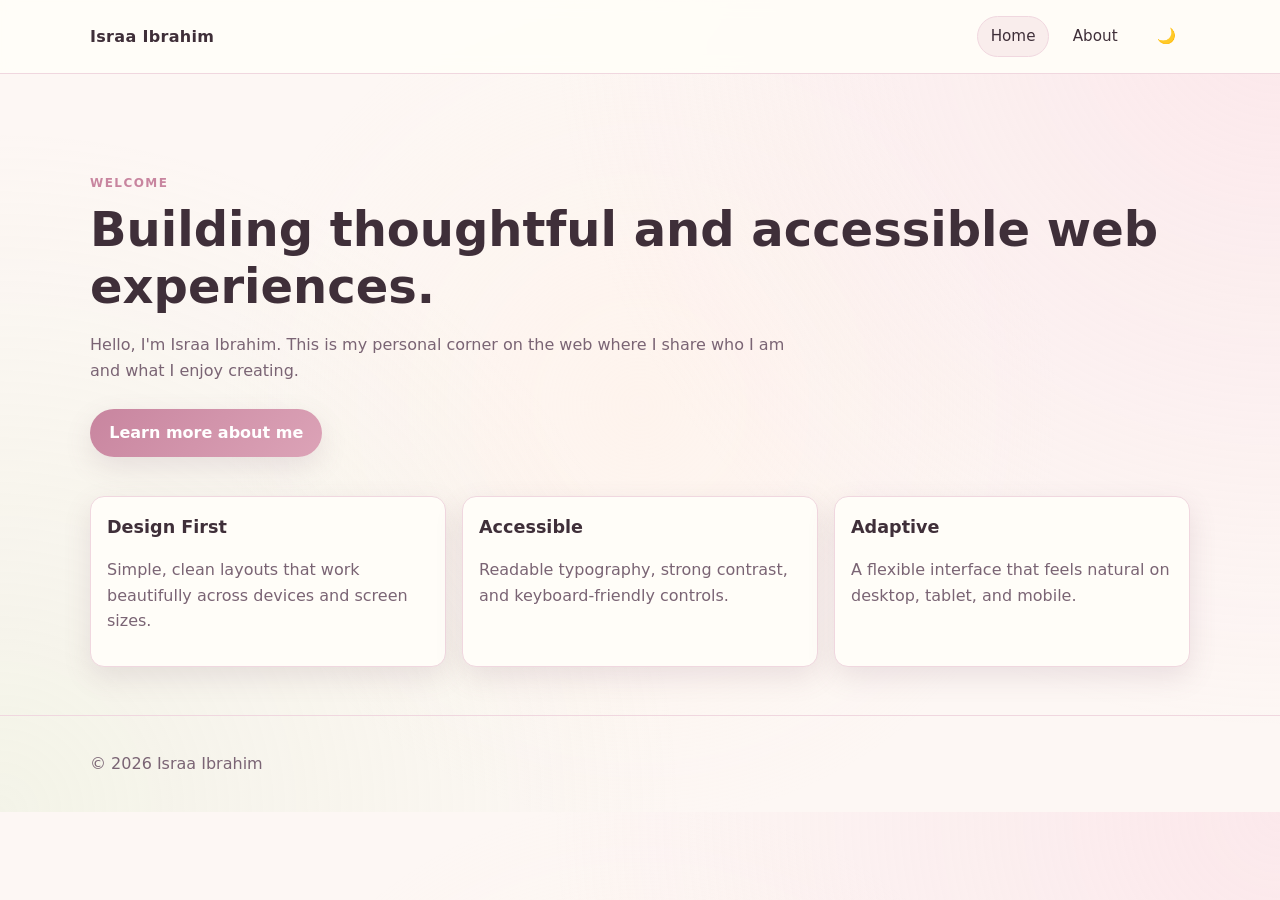
<file: index.html>
<!DOCTYPE html>
<html lang="en">
<head>
  <meta charset="UTF-8" />
  <meta name="viewport" content="width=device-width, initial-scale=1.0" />
  <title>Israa Ibrahim | Personal Website</title>
  <meta name="description" content="Personal website for Israa Ibrahim." />
  <link rel="stylesheet" href="styles.css" />
</head>
<body>
  <header class="site-header">
    <div class="container nav-wrap">
      <a class="brand" href="index.html">Israa Ibrahim</a>
      <button class="menu-toggle" type="button" aria-expanded="false" aria-controls="site-menu" aria-label="Toggle menu">☰</button>
      <nav id="site-menu" class="site-nav" aria-label="Primary">
        <a class="active" href="index.html">Home</a>
        <a href="about.html">About</a>
      </nav>
      <button id="theme-toggle" class="theme-toggle" type="button" aria-label="Switch theme">🌙</button>
    </div>
  </header>

  <main>
    <section class="hero container">
      <p class="eyebrow">Welcome</p>
      <h1>Building thoughtful and accessible web experiences.</h1>
      <p class="lead">
        Hello, I'm Israa Ibrahim. This is my personal corner on the web where I share who I am and what I enjoy creating.
      </p>
      <a class="button" href="about.html">Learn more about me</a>
    </section>

    <section class="cards container" aria-label="Highlights">
      <article class="card">
        <h2>Design First</h2>
        <p>Simple, clean layouts that work beautifully across devices and screen sizes.</p>
      </article>
      <article class="card">
        <h2>Accessible</h2>
        <p>Readable typography, strong contrast, and keyboard-friendly controls.</p>
      </article>
      <article class="card">
        <h2>Adaptive</h2>
        <p>A flexible interface that feels natural on desktop, tablet, and mobile.</p>
      </article>
    </section>
  </main>

  <footer class="site-footer">
    <div class="container">
      <p>© <span id="year"></span> Israa Ibrahim</p>
    </div>
  </footer>

  <script src="script.js"></script>
</body>
</html>
</file>
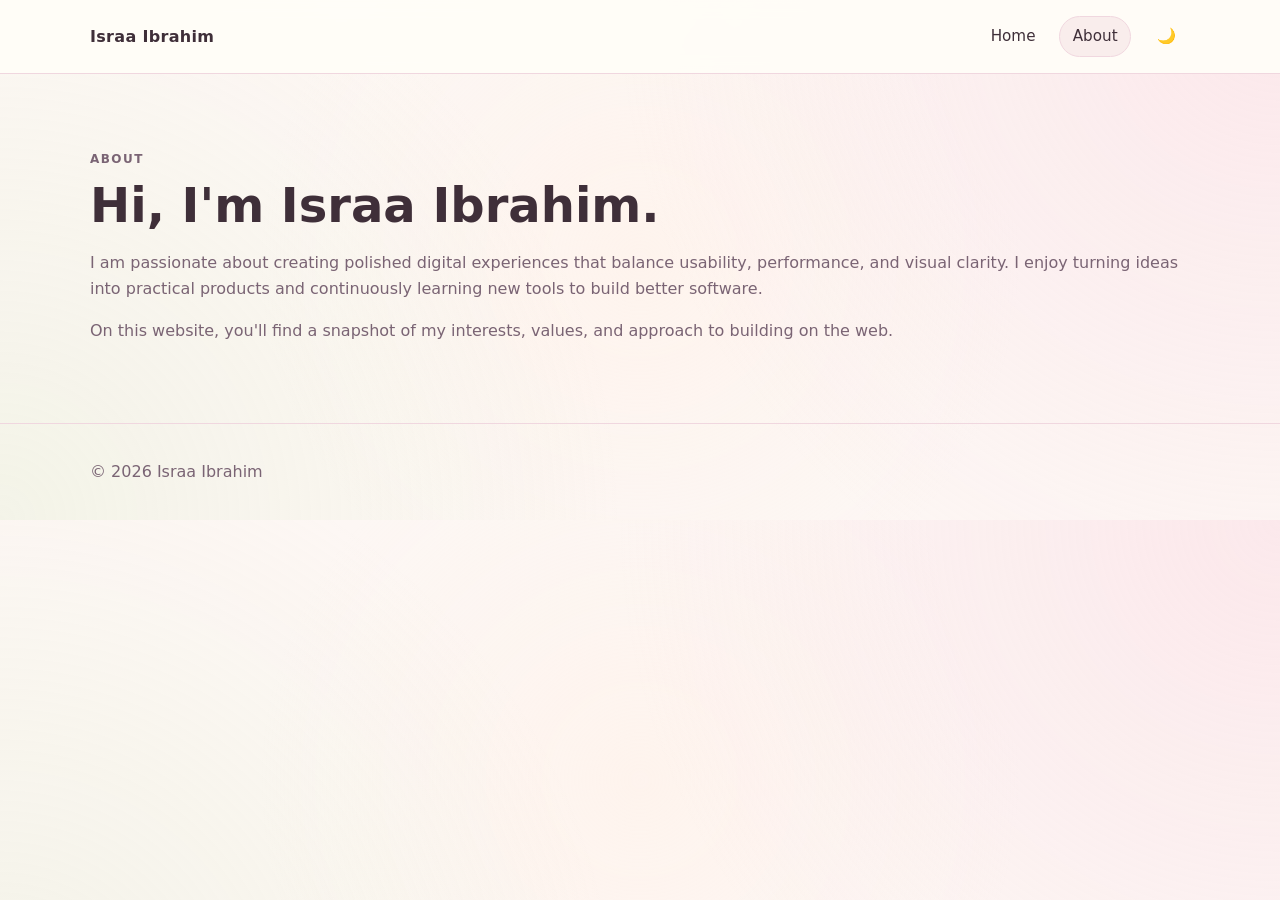
<file: about.html>
<!DOCTYPE html>
<html lang="en">
<head>
  <meta charset="UTF-8" />
  <meta name="viewport" content="width=device-width, initial-scale=1.0" />
  <title>About | Israa Ibrahim</title>
  <meta name="description" content="About Israa Ibrahim." />
  <link rel="stylesheet" href="styles.css" />
</head>
<body>
  <header class="site-header">
    <div class="container nav-wrap">
      <a class="brand" href="index.html">Israa Ibrahim</a>
      <button class="menu-toggle" type="button" aria-expanded="false" aria-controls="site-menu" aria-label="Toggle menu">☰</button>
      <nav id="site-menu" class="site-nav" aria-label="Primary">
        <a href="index.html">Home</a>
        <a class="active" href="about.html">About</a>
      </nav>
      <button id="theme-toggle" class="theme-toggle" type="button" aria-label="Switch theme">🌙</button>
    </div>
  </header>

  <main class="container page-content">
    <p class="eyebrow">About</p>
    <h1>Hi, I'm Israa Ibrahim.</h1>
    <p>
      I am passionate about creating polished digital experiences that balance usability, performance, and visual clarity.
      I enjoy turning ideas into practical products and continuously learning new tools to build better software.
    </p>
    <p>
      On this website, you'll find a snapshot of my interests, values, and approach to building on the web.
    </p>
  </main>

  <footer class="site-footer">
    <div class="container">
      <p>© <span id="year"></span> Israa Ibrahim</p>
    </div>
  </footer>

  <script src="script.js"></script>
</body>
</html>
</file>
<file: styles.css>
:root {
  color-scheme: light;
  --bg: #fdf7f4;
  --surface: #fffdf8;
  --text: #3f2f39;
  --muted: #7a6474;
  --accent: #c8859f;
  --border: #f0d7df;
  --shadow: 0 10px 28px rgba(120, 87, 103, 0.14);
}

:root[data-theme="dark"] {
  color-scheme: dark;
  --bg: #261f28;
  --surface: #332a35;
  --text: #f8edf3;
  --muted: #d9c0cb;
  --accent: #e5a5bd;
  --border: #d729e7;
  --shadow: 0 10px 28px rgba(0, 0, 0, 0.4);
}

* {
  box-sizing: border-box;
}

body {
  margin: 0;
  font-family: Inter, system-ui, -apple-system, Segoe UI, Roboto, sans-serif;
  line-height: 1.6;
  background:
    radial-gradient(circle at top right, rgba(248, 204, 219, 0.35), transparent 48%),
    radial-gradient(circle at bottom left, rgba(215, 232, 193, 0.24), transparent 45%),
    radial-gradient(circle at center, rgba(255, 239, 228, 0.42), transparent 55%),
    var(--bg);
  color: var(--text);
}

.container {
  width: min(1100px, 92%);
  margin: 0 auto;
}

.site-header {
  position: sticky;
  top: 0;
  z-index: 10;
  border-bottom: 1px solid var(--border);
  background: color-mix(in oklab, var(--surface) 92%, transparent);
  backdrop-filter: blur(8px);
}

.nav-wrap {
  display: grid;
  grid-template-columns: 1fr auto auto;
  align-items: center;
  gap: 0.75rem;
  padding: 1rem 0;
}

.brand {
  color: var(--text);
  text-decoration: none;
  font-weight: 700;
  letter-spacing: 0.02em;
}

.site-nav {
  display: flex;
  gap: 0.6rem;
}

.site-nav a,
.menu-toggle,
.theme-toggle {
  border: 1px solid transparent;
  background: transparent;
  color: var(--text);
  border-radius: 999px;
  padding: 0.45rem 0.8rem;
  font-size: 0.95rem;
  text-decoration: none;
}

.site-nav a:hover,
.site-nav a.active,
.menu-toggle:hover,
.theme-toggle:hover {
  border-color: var(--border);
  background: color-mix(in oklab, var(--accent) 13%, var(--surface));
}

.menu-toggle {
  display: none;
}

.theme-toggle {
  cursor: pointer;
}

.hero {
  padding: 5.5rem 0 2.4rem;
}

.eyebrow {
  color: var(--accent);
  font-weight: 700;
  text-transform: uppercase;
  letter-spacing: 0.12em;
  font-size: 0.75rem;
  margin-bottom: 0.5rem;
}

h1 {
  line-height: 1.2;
  font-size: clamp(1.8rem, 4vw, 3rem);
  margin: 0 0 1rem;
}

.lead {
  color: var(--muted);
  max-width: 70ch;
  margin-bottom: 1.6rem;
}

.button {
  display: inline-block;
  border-radius: 999px;
  padding: 0.72rem 1.2rem;
  text-decoration: none;
  color: #fff;
  background: linear-gradient(135deg, #c8859f, #dca3b7);
  box-shadow: var(--shadow);
  font-weight: 600;
}

.button:hover {
  background: linear-gradient(135deg, #bb738f, #d59aad);
}

.cards {
  display: grid;
  grid-template-columns: repeat(3, minmax(0, 1fr));
  gap: 1rem;
  margin-bottom: 3rem;
}

.card {
  background: var(--surface);
  border: 1px solid var(--border);
  border-radius: 14px;
  padding: 1rem;
  box-shadow: var(--shadow);
}

.card h2 {
  margin-top: 0;
  margin-bottom: 0.4rem;
  font-size: 1.1rem;
}

.card p,
.page-content p {
  color: var(--muted);
}

.page-content {
  padding: 4rem 0;
}

.site-footer {
  border-top: 1px solid var(--border);
  padding: 1.2rem 0;
  color: var(--muted);
}

@media (max-width: 760px) {
  .nav-wrap {
    grid-template-columns: 1fr auto auto;
  }

  .menu-toggle {
    display: inline-flex;
    cursor: pointer;
  }

  .site-nav {
    display: none;
    grid-column: 1 / -1;
    flex-direction: column;
    background: var(--surface);
    border: 1px solid var(--border);
    border-radius: 12px;
    padding: 0.5rem;
  }

  .site-nav.open {
    display: flex;
  }

  .cards {
    grid-template-columns: 1fr;
  }
}
</file>
